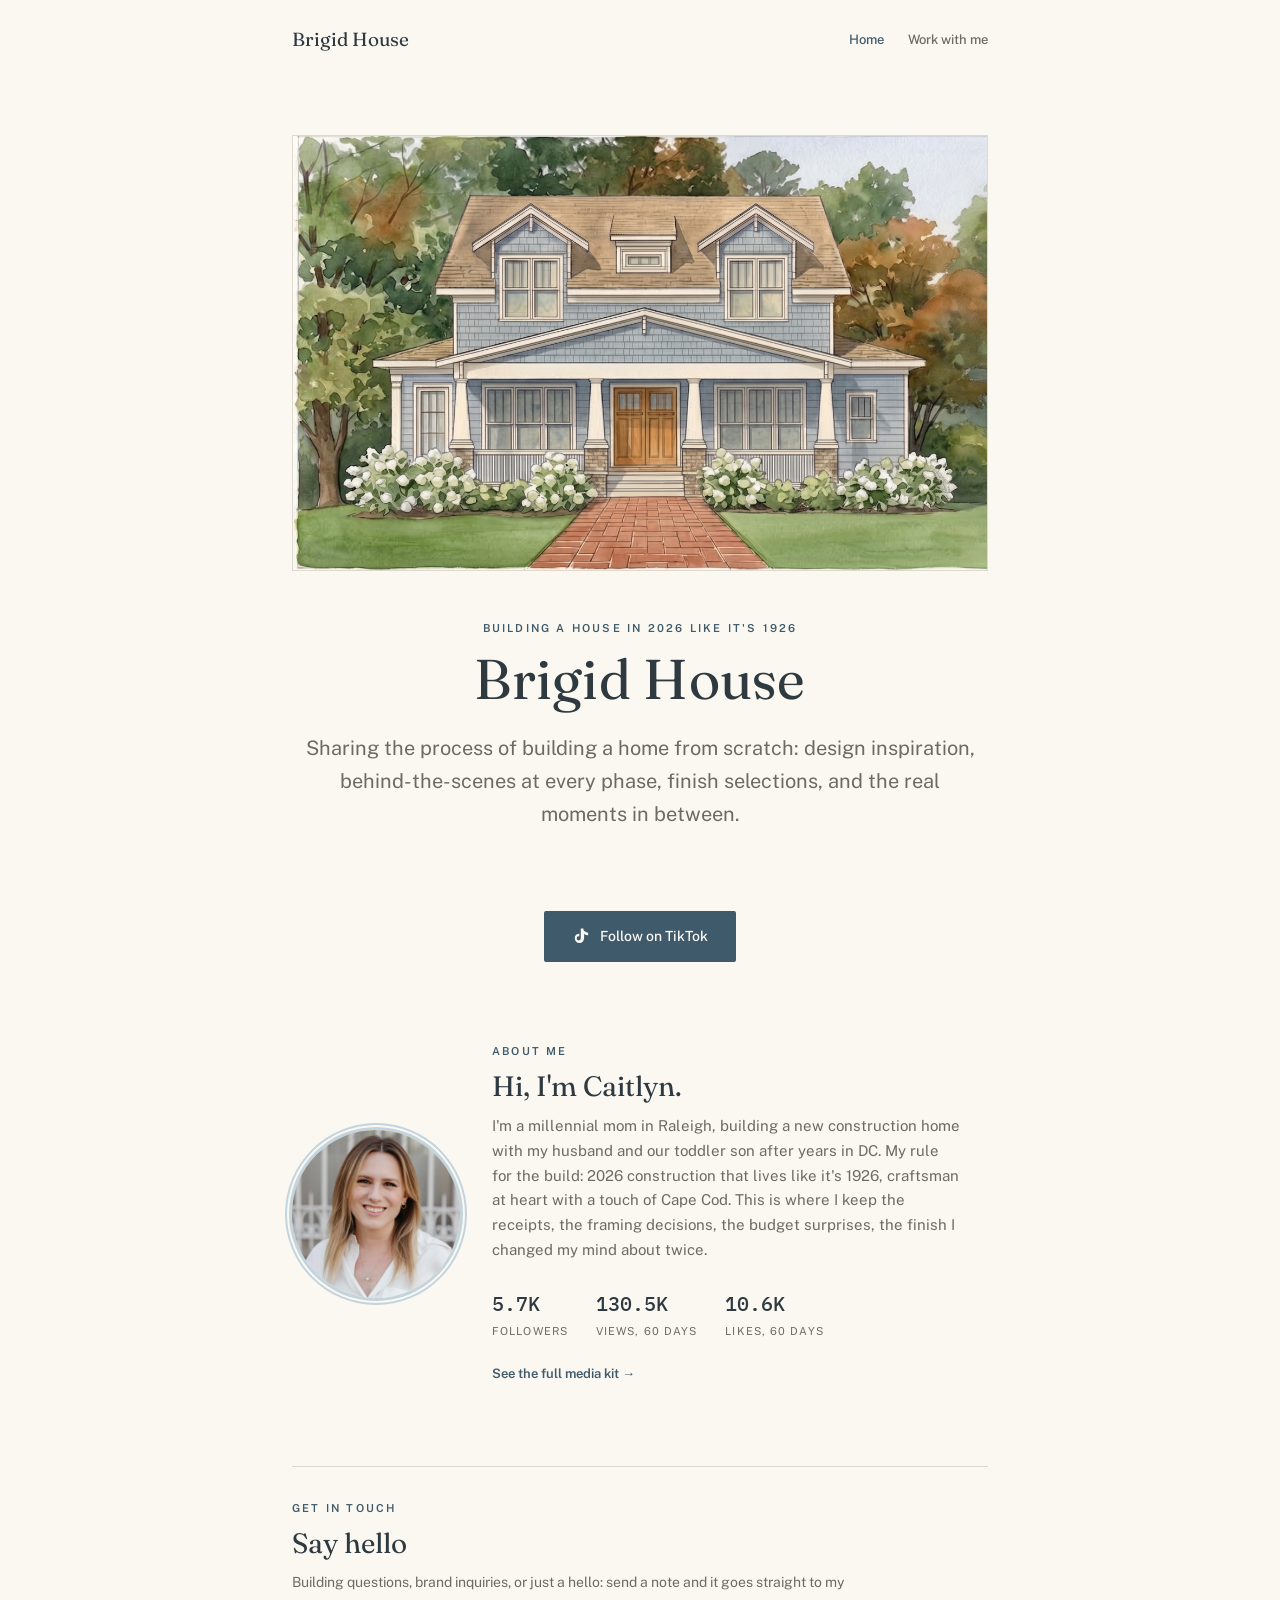
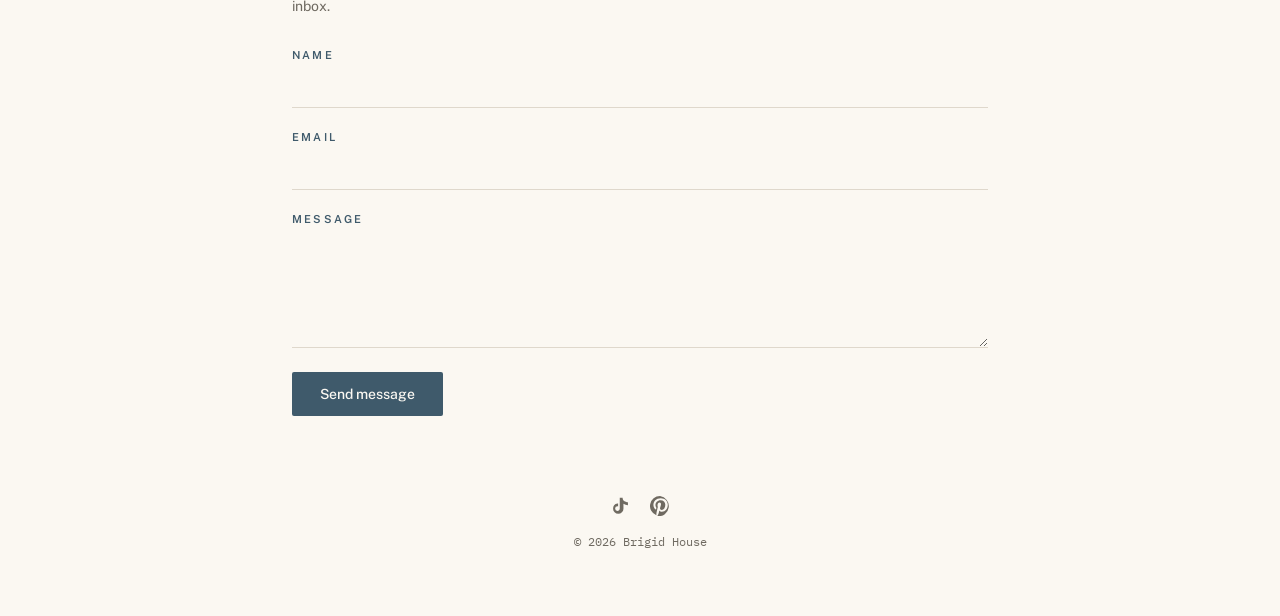
<file: index.html>
﻿<!DOCTYPE html>
<html lang="en">
<head>
<meta charset="UTF-8">
<meta name="viewport" content="width=device-width, initial-scale=1.0">
<title>Brigid House</title>
<meta name="description" content="Building a house in 2026 like it's 1926.">
<link rel="icon" href="/favicon.svg" type="image/svg+xml">
<meta property="og:type" content="website">
<meta property="og:title" content="Brigid House">
<meta property="og:description" content="Building a house in 2026 like it's 1926.">
<meta property="og:url" content="https://brigidhouse.com/">
<meta property="og:image" content="https://brigidhouse.com/images/hero.jpg">
<meta name="twitter:card" content="summary_large_image">
<meta name="twitter:image" content="https://brigidhouse.com/images/hero.jpg">
<link rel="preconnect" href="https://fonts.googleapis.com">
<link rel="preconnect" href="https://fonts.gstatic.com" crossorigin>
<link href="https://fonts.googleapis.com/css2?family=Fraunces:opsz,wght@9..144,400;9..144,500;9..144,600&family=Public+Sans:wght@400;500;600&family=IBM+Plex+Mono:wght@400;500&display=swap" rel="stylesheet">
<link rel="stylesheet" href="/style.css">
</head>
<body>

<nav class="nav">
  <a class="wordmark" href="/">Brigid House</a>
  <div class="nav-links">
    <a href="/" class="active">Home</a>
    <a href="/work-with-me/">Work with me</a>
  </div>
</nav>

<div class="wrap">

  <div class="cover reveal">
    <img class="cover-img" src="/images/hero.jpg" alt="Watercolor image of a blue house built in the craftsman style with shingle siding, a wide front, porch, hydrangeas, and beautiful trees surrounding">
  </div>

  <header class="hero reveal">
    <p class="label">Building a house in 2026 like it's 1926</p>
    <h1>Brigid House</h1>
    <p class="lede">Sharing the process of building a home from scratch: design inspiration, behind-the-scenes at every phase, finish selections, and the real moments in between.</p>
  </header>

  <section class="socials reveal" aria-label="Follow along">
    <a class="btn btn-primary" href="https://www.tiktok.com/@thebrigidhouse" target="_blank" rel="noopener noreferrer">
      <svg class="icon" viewBox="0 0 24 24" aria-hidden="true"><path d="M16.6 5.82c-.9-.87-1.45-2.08-1.45-3.41V2h-3.44v13.13c0 1.53-1.25 2.78-2.78 2.78a2.78 2.78 0 0 1 0-5.56c.28 0 .55.04.8.12V8.98a6.24 6.24 0 0 0-.8-.05A6.22 6.22 0 0 0 3.7 15.15a6.22 6.22 0 0 0 6.22 6.22 6.22 6.22 0 0 0 6.22-6.22V9.4a9.5 9.5 0 0 0 5.4 1.68V7.64c-1.7 0-3.1-.7-4.94-1.82Z"/></svg>
      <span>Follow on TikTok</span>
    </a>
  </section>

  <section class="about reveal" id="about">
    <div class="about-grid">
      <img class="portrait" src="/images/portrait.jpg" alt="Headshot of blonde woman smiling">
      <div>
        <p class="label">About me</p>
        <h2>Hi, I'm Caitlyn.</h2>
        <p class="body-sm">I'm a millennial mom in Raleigh, building a new construction home with my husband and our toddler son after years in DC. My rule for the build: 2026 construction that lives like it's 1926, craftsman at heart with a touch of Cape Cod. This is where I keep the receipts, the framing decisions, the budget surprises, the finish I changed my mind about twice.</p>
        <div class="mini-stats">
          <div>
            <span class="stat-num">5.7K</span>
            <span class="stat-label">Followers</span>
          </div>
          <div>
            <span class="stat-num">130.5K</span>
            <span class="stat-label">Views, 60 days</span>
          </div>
          <div>
            <span class="stat-num">10.6K</span>
            <span class="stat-label">Likes, 60 days</span>
          </div>
        </div>
        <a class="link-arrow" href="/work-with-me/">See the full media kit &rarr;</a>
      </div>
    </div>
  </section>

  <section class="contact reveal" id="contact">
    <p class="label">Get in touch</p>
    <h2>Say hello</h2>
    <p class="body-sm">Building questions, brand inquiries, or just a hello: send a note and it goes straight to my inbox.</p>

    <form action="https://formspree.io/f/xjykbnlo" method="POST" class="contact-form">
      <div class="field">
        <label for="name">Name</label>
        <input type="text" id="name" name="name" required>
      </div>

      <div class="field">
        <label for="email">Email</label>
        <input type="email" id="email" name="email" required>
      </div>

      <div class="field">
        <label for="message">Message</label>
        <textarea id="message" name="message" rows="5" required></textarea>
      </div>

      <button type="submit" class="btn btn-primary">Send message</button>
    </form>
  </section>

  <footer>
    <div class="social-row">
      <a href="https://www.tiktok.com/@thebrigidhouse" target="_blank" rel="noopener noreferrer" aria-label="TikTok">
        <svg viewBox="0 0 24 24" aria-hidden="true"><path d="M16.6 5.82c-.9-.87-1.45-2.08-1.45-3.41V2h-3.44v13.13c0 1.53-1.25 2.78-2.78 2.78a2.78 2.78 0 0 1 0-5.56c.28 0 .55.04.8.12V8.98a6.24 6.24 0 0 0-.8-.05A6.22 6.22 0 0 0 3.7 15.15a6.22 6.22 0 0 0 6.22 6.22 6.22 6.22 0 0 0 6.22-6.22V9.4a9.5 9.5 0 0 0 5.4 1.68V7.64c-1.7 0-3.1-.7-4.94-1.82Z"/></svg>
      </a>
      <a href="https://www.pinterest.com/thebrigidhouse/" target="_blank" rel="noopener noreferrer" aria-label="Pinterest">
        <svg viewBox="0 0 24 24" aria-hidden="true"><path d="M12 0a12 12 0 0 0-4.37 23.18c-.04-.95-.01-2.09.21-3.12.24-1.08 1.59-6.84 1.59-6.84s-.4-.81-.4-2.01c0-1.89 1.09-3.3 2.45-3.3 1.16 0 1.72.87 1.72 1.91 0 1.16-.74 2.91-1.12 4.52-.32 1.35.68 2.46 2.01 2.46 2.42 0 4.27-2.55 4.27-6.22 0-3.25-2.34-5.53-5.67-5.53-3.86 0-6.13 2.9-6.13 5.89 0 1.17.45 2.42 1.01 3.1a.4.4 0 0 1 .09.39c-.1.43-.33 1.35-.38 1.54-.06.25-.2.3-.45.18-1.69-.79-2.74-3.26-2.74-5.24 0-4.27 3.1-8.18 8.93-8.18 4.69 0 8.34 3.34 8.34 7.81 0 4.66-2.94 8.41-7.02 8.41-1.37 0-2.66-.71-3.1-1.55l-.84 3.21c-.31 1.17-1.13 2.64-1.68 3.54A12 12 0 1 0 12 0Z"/></svg>
      </a>
    </div>
    <p class="mono-sm">&copy; <span id="year"></span> Brigid House</p>
  </footer>

</div>

<script src="/script.js"></script>
</body>
</html>
</file>
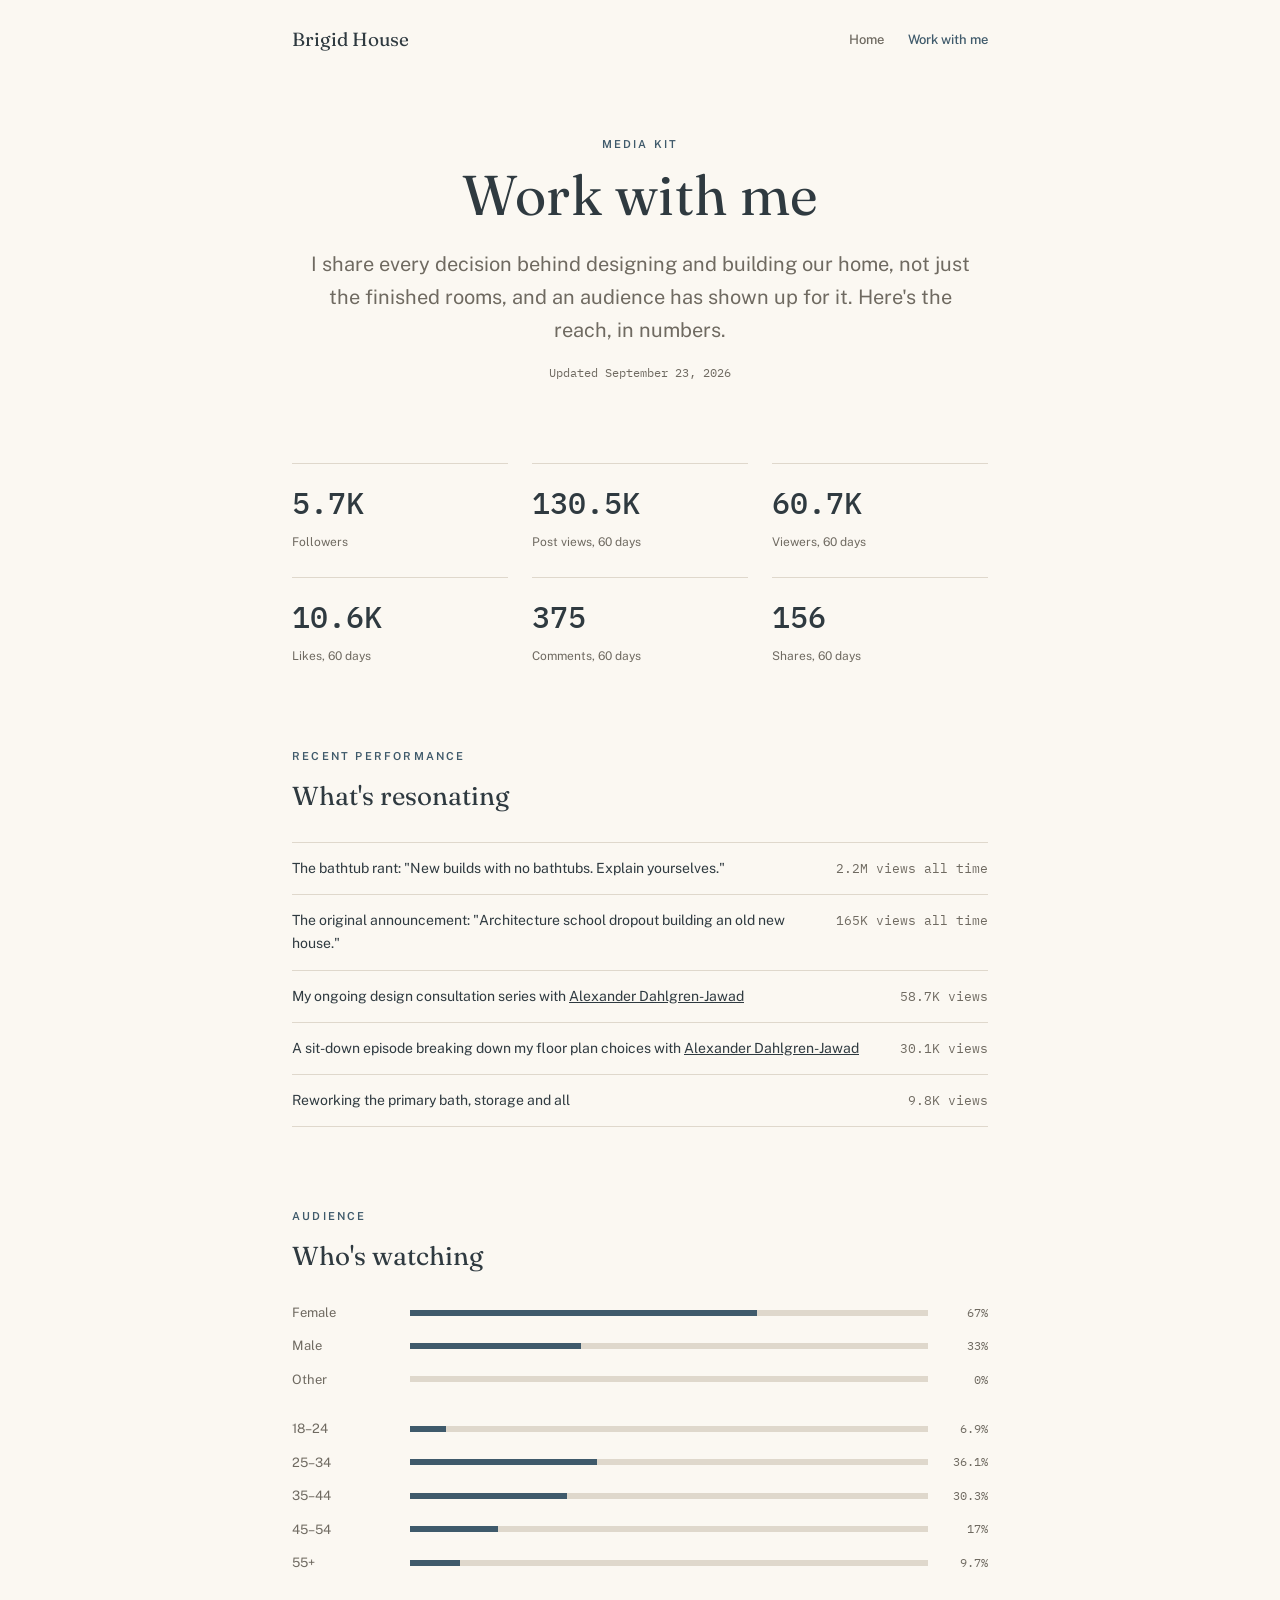
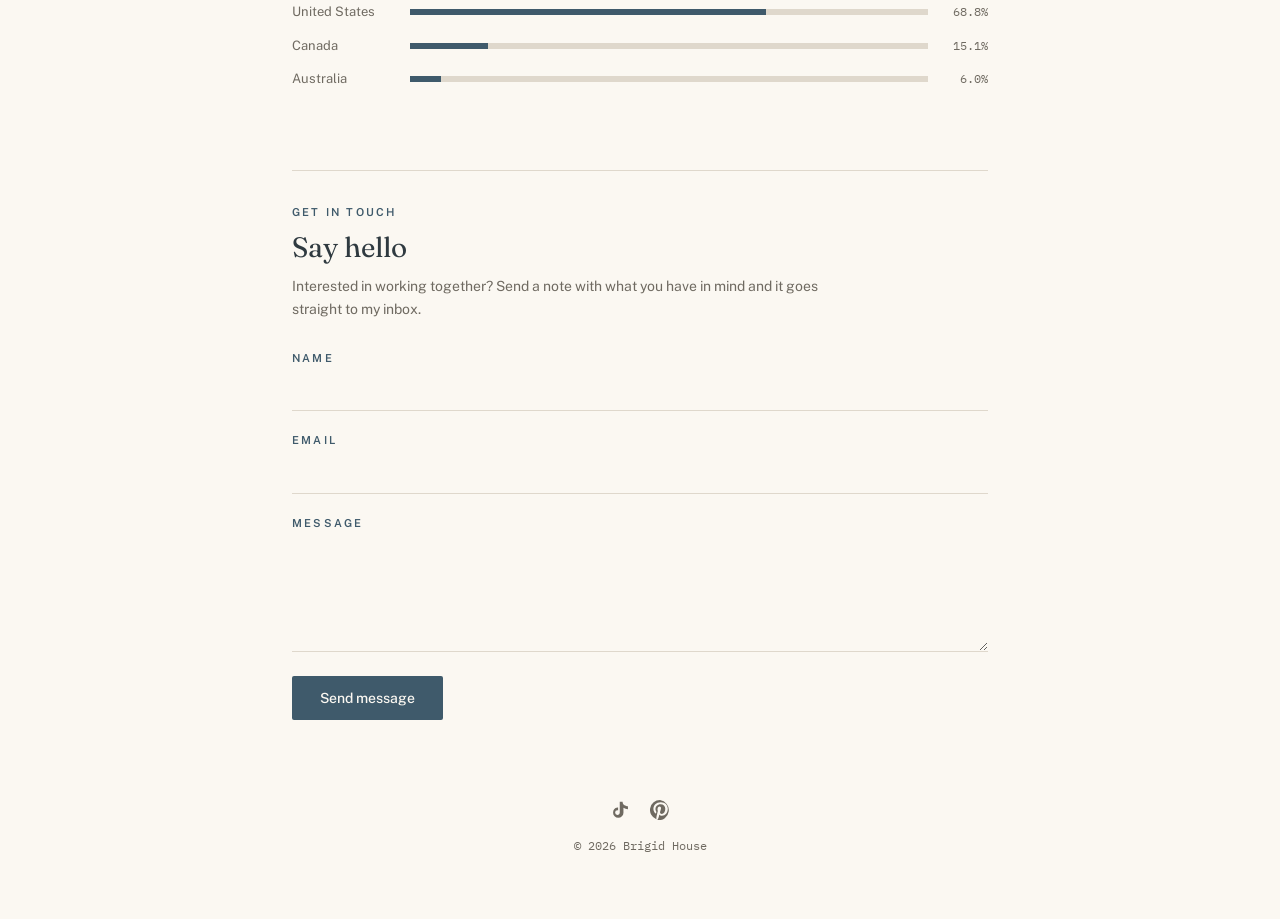
<file: work-with-me/index.html>
﻿<!DOCTYPE html>
<html lang="en">
<head>
<meta charset="UTF-8">
<meta name="viewport" content="width=device-width, initial-scale=1.0">
<title>Brigid House — Work with me</title>
<meta name="description" content="Brigid House media kit: audience, reach and recent performance.">
<link rel="icon" href="/favicon.svg" type="image/svg+xml">
<meta property="og:type" content="website">
<meta property="og:title" content="Brigid House — Work with me">
<meta property="og:description" content="Brigid House media kit: audience, reach and recent performance.">
<meta property="og:url" content="https://brigidhouse.com/work-with-me/">
<meta property="og:image" content="https://brigidhouse.com/images/hero.jpg">
<meta name="twitter:card" content="summary_large_image">
<meta name="twitter:image" content="https://brigidhouse.com/images/hero.jpg">
<link rel="preconnect" href="https://fonts.googleapis.com">
<link rel="preconnect" href="https://fonts.gstatic.com" crossorigin>
<link href="https://fonts.googleapis.com/css2?family=Fraunces:opsz,wght@9..144,400;9..144,500;9..144,600&family=Public+Sans:wght@400;500;600&family=IBM+Plex+Mono:wght@400;500&display=swap" rel="stylesheet">
<link rel="stylesheet" href="/style.css">
</head>
<body>

<nav class="nav">
  <a class="wordmark" href="/">Brigid House</a>
  <div class="nav-links">
    <a href="/">Home</a>
    <a href="/work-with-me/" class="active">Work with me</a>
  </div>
</nav>

<div class="wrap">

  <header class="hero reveal">
    <p class="label">Media kit</p>
    <h1>Work with me</h1>
    <p class="lede">I share every decision behind designing and building our home, not just the finished rooms, and an audience has shown up for it. Here's the reach, in numbers.</p>
    <span class="mono-sm updated">Updated September 23, 2026</span>
  </header>

  <section class="stats-grid reveal" aria-label="Key numbers">
    <div class="stat-tile">
      <span class="stat-num">5.7K</span>
      <span class="stat-label">Followers</span>
    </div>
    <div class="stat-tile">
      <span class="stat-num">130.5K</span>
      <span class="stat-label">Post views, 60 days</span>
    </div>
    <div class="stat-tile">
      <span class="stat-num">60.7K</span>
      <span class="stat-label">Viewers, 60 days</span>
    </div>
    <div class="stat-tile">
      <span class="stat-num">10.6K</span>
      <span class="stat-label">Likes, 60 days</span>
    </div>
    <div class="stat-tile">
      <span class="stat-num">375</span>
      <span class="stat-label">Comments, 60 days</span>
    </div>
    <div class="stat-tile">
      <span class="stat-num">156</span>
      <span class="stat-label">Shares, 60 days</span>
    </div>
  </section>

  <section class="mediakit-section reveal">
    <p class="label">Recent performance</p>
    <h2>What's resonating</h2>

    <ul class="post-list">
      <li>
        <span class="post-title">The bathtub rant: "New builds with no bathtubs. Explain yourselves."</span>
        <span class="post-views">2.2M views all time</span>
      </li>
      <li>
        <span class="post-title">The original announcement: "Architecture school dropout building an old new house."</span>
        <span class="post-views">165K views all time</span>
      </li>
      <li>
        <span class="post-title">My ongoing design consultation series with <a href="https://www.tiktok.com/@alexander_dahlgren_jawad" target="_blank" rel="noopener noreferrer">Alexander Dahlgren-Jawad</a></span>
        <span class="post-views">58.7K views</span>
      </li>
      <li>
        <span class="post-title">A sit-down episode breaking down my floor plan choices with <a href="https://www.tiktok.com/@alexander_dahlgren_jawad" target="_blank" rel="noopener noreferrer">Alexander Dahlgren-Jawad</a></span>
        <span class="post-views">30.1K views</span>
      </li>
      <li>
        <span class="post-title">Reworking the primary bath, storage and all</span>
        <span class="post-views">9.8K views</span>
      </li>
    </ul>
  </section>

  <section class="mediakit-section reveal">
    <p class="label">Audience</p>
    <h2>Who's watching</h2>

    <div class="bars">
      <div class="bar-row">
        <span class="bar-name">Female</span>
        <div class="bar-track"><div class="bar-fill" style="width: 67%"></div></div>
        <span class="bar-value">67%</span>
      </div>
      <div class="bar-row">
        <span class="bar-name">Male</span>
        <div class="bar-track"><div class="bar-fill" style="width: 33%"></div></div>
        <span class="bar-value">33%</span>
      </div>
      <div class="bar-row">
        <span class="bar-name">Other</span>
        <div class="bar-track"><div class="bar-fill" style="width: 0%"></div></div>
        <span class="bar-value">0%</span>
      </div>
    </div>

    <div class="bars">
      <div class="bar-row">
        <span class="bar-name">18–24</span>
        <div class="bar-track"><div class="bar-fill" style="width: 6.9%"></div></div>
        <span class="bar-value">6.9%</span>
      </div>
      <div class="bar-row">
        <span class="bar-name">25–34</span>
        <div class="bar-track"><div class="bar-fill" style="width: 36.1%"></div></div>
        <span class="bar-value">36.1%</span>
      </div>
      <div class="bar-row">
        <span class="bar-name">35–44</span>
        <div class="bar-track"><div class="bar-fill" style="width: 30.3%"></div></div>
        <span class="bar-value">30.3%</span>
      </div>
      <div class="bar-row">
        <span class="bar-name">45–54</span>
        <div class="bar-track"><div class="bar-fill" style="width: 17%"></div></div>
        <span class="bar-value">17%</span>
      </div>
      <div class="bar-row">
        <span class="bar-name">55+</span>
        <div class="bar-track"><div class="bar-fill" style="width: 9.7%"></div></div>
        <span class="bar-value">9.7%</span>
      </div>
    </div>

    <div class="bars">
      <div class="bar-row">
        <span class="bar-name">United States</span>
        <div class="bar-track"><div class="bar-fill" style="width: 68.8%"></div></div>
        <span class="bar-value">68.8%</span>
      </div>
      <div class="bar-row">
        <span class="bar-name">Canada</span>
        <div class="bar-track"><div class="bar-fill" style="width: 15.1%"></div></div>
        <span class="bar-value">15.1%</span>
      </div>
      <div class="bar-row">
        <span class="bar-name">Australia</span>
        <div class="bar-track"><div class="bar-fill" style="width: 6.0%"></div></div>
        <span class="bar-value">6.0%</span>
      </div>
    </div>
  </section>

  <section class="contact reveal" id="contact">
    <p class="label">Get in touch</p>
    <h2>Say hello</h2>
    <p class="body-sm">Interested in working together? Send a note with what you have in mind and it goes straight to my inbox.</p>

    <form action="https://formspree.io/f/xjykbnlo" method="POST" class="contact-form">
      <div class="field">
        <label for="name">Name</label>
        <input type="text" id="name" name="name" required>
      </div>

      <div class="field">
        <label for="email">Email</label>
        <input type="email" id="email" name="email" required>
      </div>

      <div class="field">
        <label for="message">Message</label>
        <textarea id="message" name="message" rows="5" required></textarea>
      </div>

      <button type="submit" class="btn btn-primary">Send message</button>
    </form>
  </section>

  <footer>
    <div class="social-row">
      <a href="https://www.tiktok.com/@thebrigidhouse" target="_blank" rel="noopener noreferrer" aria-label="TikTok">
        <svg viewBox="0 0 24 24" aria-hidden="true"><path d="M16.6 5.82c-.9-.87-1.45-2.08-1.45-3.41V2h-3.44v13.13c0 1.53-1.25 2.78-2.78 2.78a2.78 2.78 0 0 1 0-5.56c.28 0 .55.04.8.12V8.98a6.24 6.24 0 0 0-.8-.05A6.22 6.22 0 0 0 3.7 15.15a6.22 6.22 0 0 0 6.22 6.22 6.22 6.22 0 0 0 6.22-6.22V9.4a9.5 9.5 0 0 0 5.4 1.68V7.64c-1.7 0-3.1-.7-4.94-1.82Z"/></svg>
      </a>
      <a href="https://www.pinterest.com/thebrigidhouse/" target="_blank" rel="noopener noreferrer" aria-label="Pinterest">
        <svg viewBox="0 0 24 24" aria-hidden="true"><path d="M12 0a12 12 0 0 0-4.37 23.18c-.04-.95-.01-2.09.21-3.12.24-1.08 1.59-6.84 1.59-6.84s-.4-.81-.4-2.01c0-1.89 1.09-3.3 2.45-3.3 1.16 0 1.72.87 1.72 1.91 0 1.16-.74 2.91-1.12 4.52-.32 1.35.68 2.46 2.01 2.46 2.42 0 4.27-2.55 4.27-6.22 0-3.25-2.34-5.53-5.67-5.53-3.86 0-6.13 2.9-6.13 5.89 0 1.17.45 2.42 1.01 3.1a.4.4 0 0 1 .09.39c-.1.43-.33 1.35-.38 1.54-.06.25-.2.3-.45.18-1.69-.79-2.74-3.26-2.74-5.24 0-4.27 3.1-8.18 8.93-8.18 4.69 0 8.34 3.34 8.34 7.81 0 4.66-2.94 8.41-7.02 8.41-1.37 0-2.66-.71-3.1-1.55l-.84 3.21c-.31 1.17-1.13 2.64-1.68 3.54A12 12 0 1 0 12 0Z"/></svg>
      </a>
    </div>
    <p class="mono-sm">&copy; <span id="year"></span> Brigid House</p>
  </footer>

</div>

<script src="/script.js"></script>
</body>
</html>
</file>
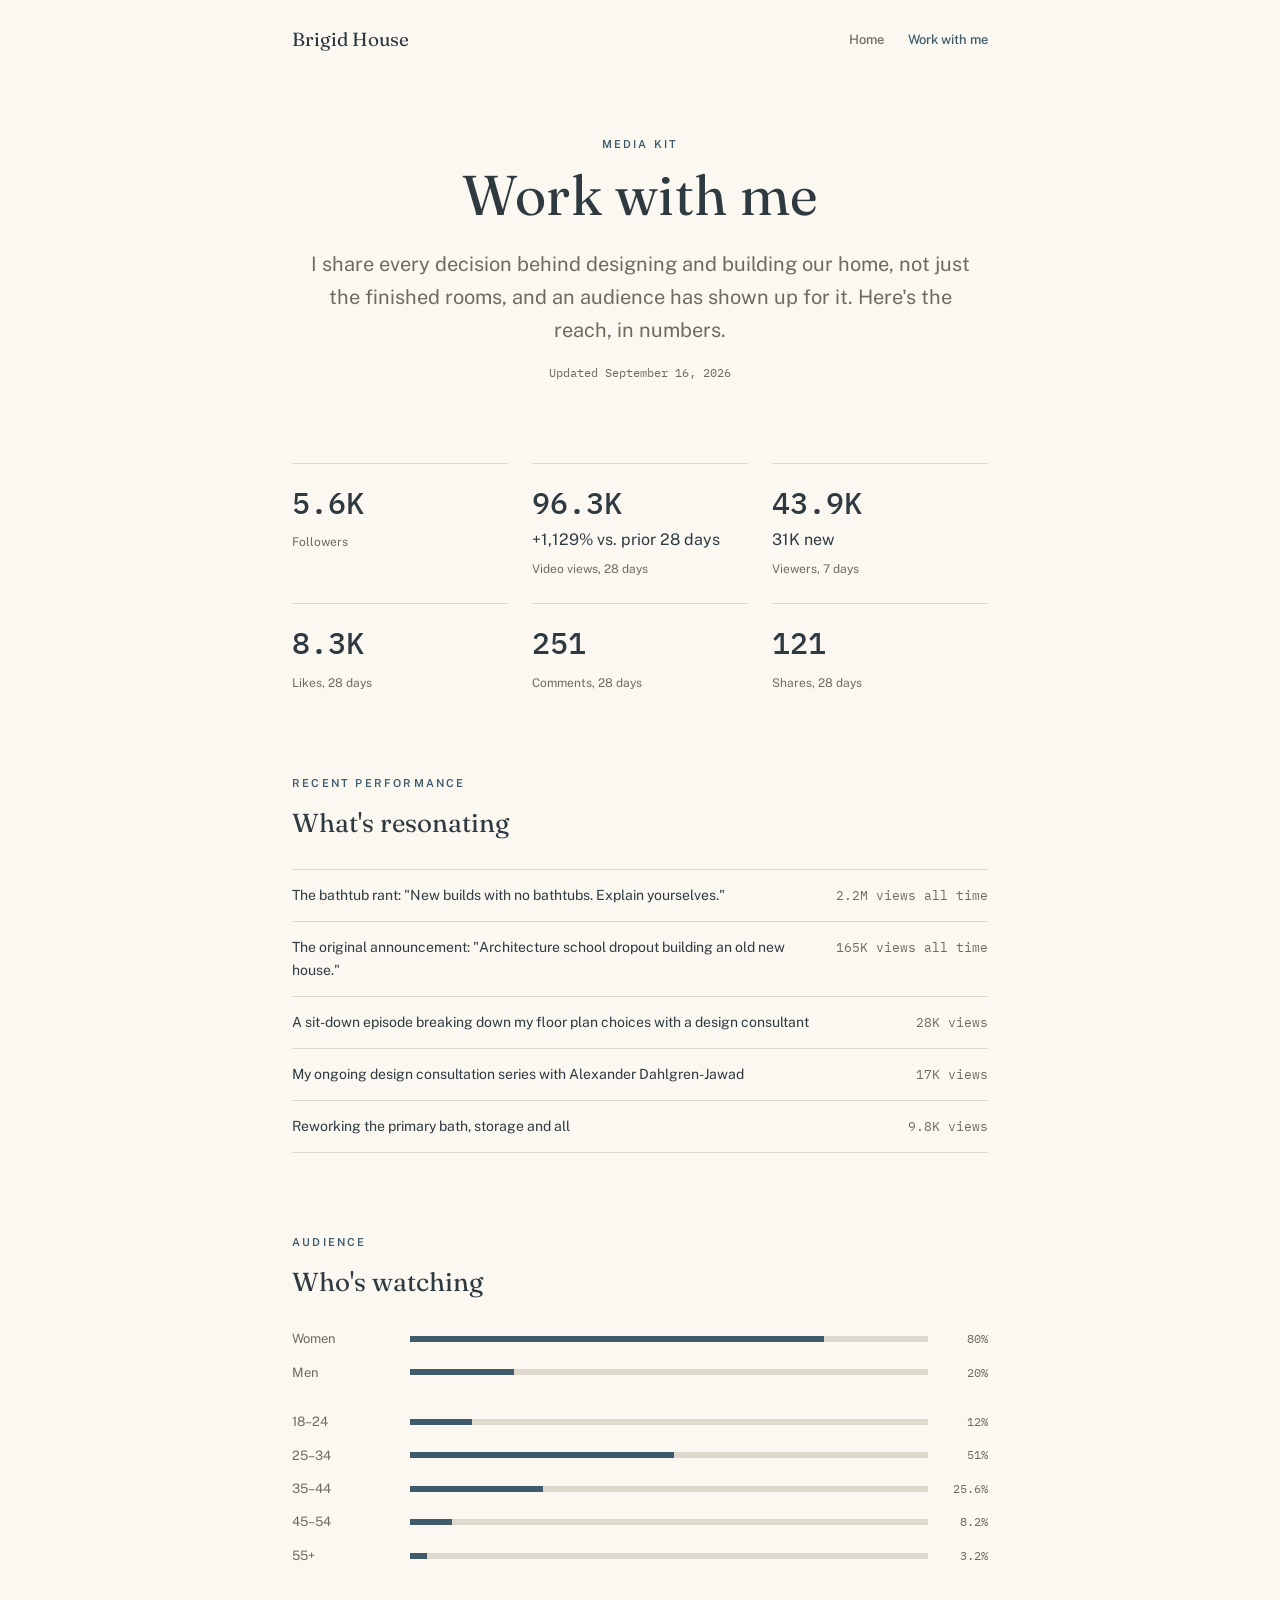
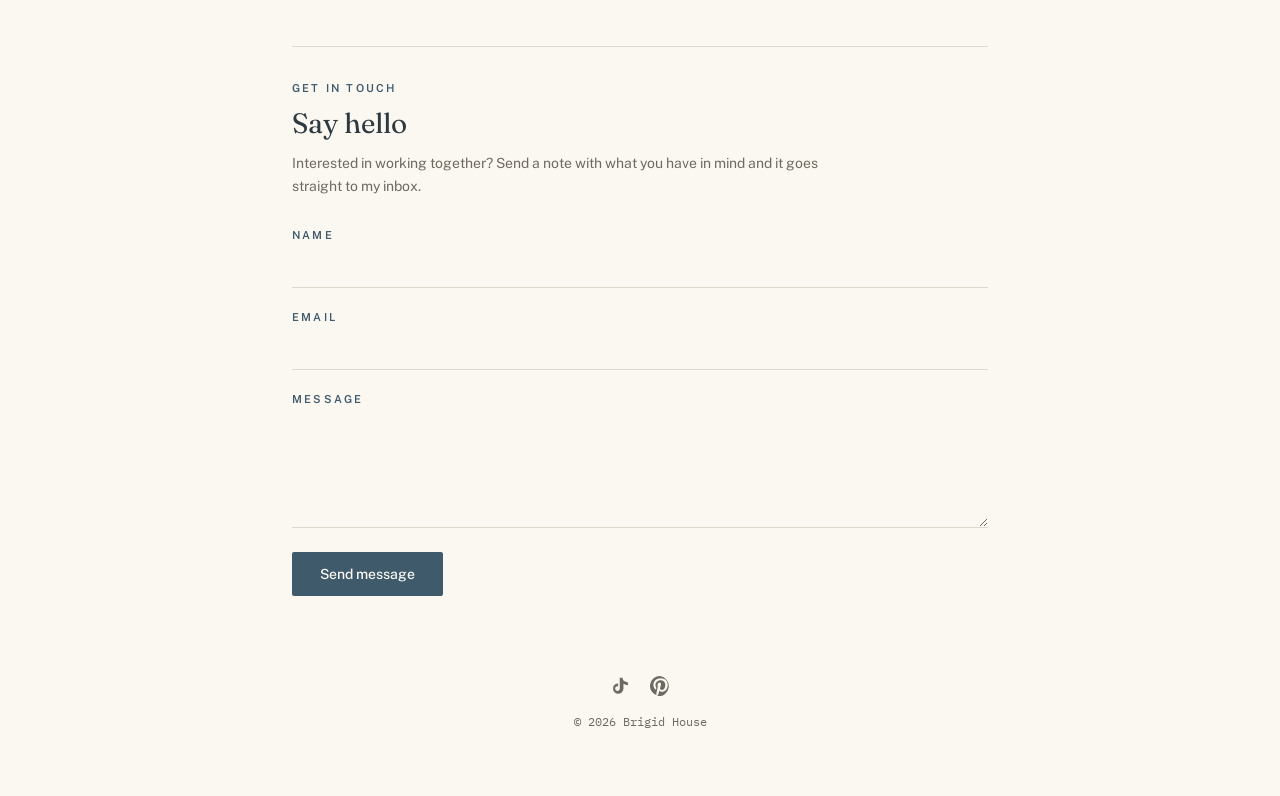
<file: work-with-me.html>
<!DOCTYPE html>
<html lang="en">
<head>
<meta charset="UTF-8">
<meta name="viewport" content="width=device-width, initial-scale=1.0">
<title>Brigid House — Work with me</title>
<meta name="description" content="Brigid House media kit: audience, reach and recent performance.">
<link rel="preconnect" href="https://fonts.googleapis.com">
<link rel="preconnect" href="https://fonts.gstatic.com" crossorigin>
<link href="https://fonts.googleapis.com/css2?family=Fraunces:opsz,wght@9..144,400;9..144,500;9..144,600&family=Public+Sans:wght@400;500;600&family=IBM+Plex+Mono:wght@400;500&display=swap" rel="stylesheet">
<link rel="stylesheet" href="style.css">
</head>
<body>

<nav class="nav nav-wide">
  <a class="wordmark" href="index.html">Brigid House</a>
  <div class="nav-links">
    <a href="index.html">Home</a>
    <a href="work-with-me.html" class="active">Work with me</a>
  </div>
</nav>

<div class="wrap wrap-wide">

  <header class="hero">
    <p class="label">Media kit</p>
    <h1>Work with me</h1>
    <p class="lede">I share every decision behind designing and building our home, not just the finished rooms, and an audience has shown up for it. Here's the reach, in numbers.</p>
    <span class="mono-sm updated">Updated September 16, 2026</span>
  </header>

  <section class="stats-grid" aria-label="Key numbers">
    <div class="stat-tile">
      <span class="stat-num">5.6K</span>
      <span class="stat-label">Followers</span>
    </div>
    <div class="stat-tile">
      <span class="stat-num">96.3K</span>
      <span class="stat-delta">+1,129% vs. prior 28 days</span>
      <span class="stat-label">Video views, 28 days</span>
    </div>
    <div class="stat-tile">
      <span class="stat-num">43.9K</span>
      <span class="stat-delta">31K new</span>
      <span class="stat-label">Viewers, 7 days</span>
    </div>
    <div class="stat-tile">
      <span class="stat-num">8.3K</span>
      <span class="stat-label">Likes, 28 days</span>
    </div>
    <div class="stat-tile">
      <span class="stat-num">251</span>
      <span class="stat-label">Comments, 28 days</span>
    </div>
    <div class="stat-tile">
      <span class="stat-num">121</span>
      <span class="stat-label">Shares, 28 days</span>
    </div>
  </section>

  <section class="mediakit-section">
    <p class="label">Recent performance</p>
    <h2>What's resonating</h2>

    <ul class="post-list">
      <li>
        <span class="post-title">The bathtub rant: "New builds with no bathtubs. Explain yourselves."</span>
        <span class="post-views">2.2M views all time</span>
      </li>
      <li>
        <span class="post-title">The original announcement: "Architecture school dropout building an old new house."</span>
        <span class="post-views">165K views all time</span>
      </li>
      <li>
        <span class="post-title">A sit-down episode breaking down my floor plan choices with a design consultant</span>
        <span class="post-views">28K views</span>
      </li>
      <li>
        <span class="post-title">My ongoing design consultation series with Alexander Dahlgren-Jawad</span>
        <span class="post-views">17K views</span>
      </li>
      <li>
        <span class="post-title">Reworking the primary bath, storage and all</span>
        <span class="post-views">9.8K views</span>
      </li>
    </ul>
  </section>

  <section class="mediakit-section">
    <p class="label">Audience</p>
    <h2>Who's watching</h2>

    <div class="bars">
      <div class="bar-row">
        <span class="bar-name">Women</span>
        <div class="bar-track"><div class="bar-fill" style="width: 80%"></div></div>
        <span class="bar-value">80%</span>
      </div>
      <div class="bar-row">
        <span class="bar-name">Men</span>
        <div class="bar-track"><div class="bar-fill" style="width: 20%"></div></div>
        <span class="bar-value">20%</span>
      </div>
    </div>

    <div class="bars">
      <div class="bar-row">
        <span class="bar-name">18–24</span>
        <div class="bar-track"><div class="bar-fill" style="width: 12%"></div></div>
        <span class="bar-value">12%</span>
      </div>
      <div class="bar-row">
        <span class="bar-name">25–34</span>
        <div class="bar-track"><div class="bar-fill" style="width: 51%"></div></div>
        <span class="bar-value">51%</span>
      </div>
      <div class="bar-row">
        <span class="bar-name">35–44</span>
        <div class="bar-track"><div class="bar-fill" style="width: 25.6%"></div></div>
        <span class="bar-value">25.6%</span>
      </div>
      <div class="bar-row">
        <span class="bar-name">45–54</span>
        <div class="bar-track"><div class="bar-fill" style="width: 8.2%"></div></div>
        <span class="bar-value">8.2%</span>
      </div>
      <div class="bar-row">
        <span class="bar-name">55+</span>
        <div class="bar-track"><div class="bar-fill" style="width: 3.2%"></div></div>
        <span class="bar-value">3.2%</span>
      </div>
    </div>
  </section>

  <section class="contact" id="contact">
    <p class="label">Get in touch</p>
    <h2>Say hello</h2>
    <p class="body-sm">Interested in working together? Send a note with what you have in mind and it goes straight to my inbox.</p>

    <form action="https://formspree.io/f/xjykbnlo" method="POST" class="contact-form">
      <div class="field">
        <label for="name">Name</label>
        <input type="text" id="name" name="name" required>
      </div>

      <div class="field">
        <label for="email">Email</label>
        <input type="email" id="email" name="email" required>
      </div>

      <div class="field">
        <label for="message">Message</label>
        <textarea id="message" name="message" rows="5" required></textarea>
      </div>

      <button type="submit" class="btn btn-primary">Send message</button>
    </form>
  </section>

  <footer>
    <div class="social-row">
      <a href="https://www.tiktok.com/@mydoughhouse" target="_blank" rel="noopener noreferrer" aria-label="TikTok">
        <svg viewBox="0 0 24 24" aria-hidden="true"><path d="M16.6 5.82c-.9-.87-1.45-2.08-1.45-3.41V2h-3.44v13.13c0 1.53-1.25 2.78-2.78 2.78a2.78 2.78 0 0 1 0-5.56c.28 0 .55.04.8.12V8.98a6.24 6.24 0 0 0-.8-.05A6.22 6.22 0 0 0 3.7 15.15a6.22 6.22 0 0 0 6.22 6.22 6.22 6.22 0 0 0 6.22-6.22V9.4a9.5 9.5 0 0 0 5.4 1.68V7.64c-1.7 0-3.1-.7-4.94-1.82Z"/></svg>
      </a>
      <a href="https://www.pinterest.com/mydoughhouse/" target="_blank" rel="noopener noreferrer" aria-label="Pinterest">
        <svg viewBox="0 0 24 24" aria-hidden="true"><path d="M12 0a12 12 0 0 0-4.37 23.18c-.04-.95-.01-2.09.21-3.12.24-1.08 1.59-6.84 1.59-6.84s-.4-.81-.4-2.01c0-1.89 1.09-3.3 2.45-3.3 1.16 0 1.72.87 1.72 1.91 0 1.16-.74 2.91-1.12 4.52-.32 1.35.68 2.46 2.01 2.46 2.42 0 4.27-2.55 4.27-6.22 0-3.25-2.34-5.53-5.67-5.53-3.86 0-6.13 2.9-6.13 5.89 0 1.17.45 2.42 1.01 3.1a.4.4 0 0 1 .09.39c-.1.43-.33 1.35-.38 1.54-.06.25-.2.3-.45.18-1.69-.79-2.74-3.26-2.74-5.24 0-4.27 3.1-8.18 8.93-8.18 4.69 0 8.34 3.34 8.34 7.81 0 4.66-2.94 8.41-7.02 8.41-1.37 0-2.66-.71-3.1-1.55l-.84 3.21c-.31 1.17-1.13 2.64-1.68 3.54A12 12 0 1 0 12 0Z"/></svg>
      </a>
    </div>
    <p class="mono-sm">&copy; <span id="year"></span> Brigid House</p>
  </footer>

</div>

<script src="script.js"></script>
</body>
</html>
</file>
<file: style.css>
﻿:root {
  --ground: #FBF8F2;
  --surface: #F1EBE1;
  --text: #2F3A40;
  --text-muted: #6F6A61;
  --border: #DFD8CC;
  --hairline: rgba(47, 58, 64, 0.16);
  --accent: #3F5A6B;
  --on-accent: #FBF8F2;
  --eyebrow: #3F5A6B;
  --off-white: #FBF8F2;
  --ring: #C3D4DD;
}

@media (prefers-color-scheme: dark) {
  :root {
    --ground: #2F3A40;
    --surface: #3A464D;
    --text: #FBF8F2;
    --text-muted: rgba(251, 248, 242, 0.72);
    --border: #4E5A61;
    --hairline: rgba(251, 248, 242, 0.18);
    --accent: #C3D4DD;
    --on-accent: #2F3A40;
    --eyebrow: #C3D4DD;
  }
}

* { box-sizing: border-box; }

body {
  margin: 0;
  background: var(--ground);
  color: var(--text);
  font-family: 'Public Sans', -apple-system, BlinkMacSystemFont, 'Segoe UI', Helvetica, sans-serif;
  font-size: 16px;
  line-height: 1.65;
}

img { max-width: 100%; }

/* ---- Nav ---- */

.nav {
  display: flex;
  flex-wrap: wrap;
  gap: 12px 24px;
  justify-content: space-between;
  align-items: center;
  max-width: 46rem;
  margin: 0 auto;
  padding: 24px 20px;
}

.nav .wordmark {
  font-family: 'Fraunces', 'Hoefler Text', Georgia, serif;
  font-size: 19px;
  color: var(--text);
  text-decoration: none;
}

.nav-links {
  display: flex;
  gap: 24px;
}

.nav-links a {
  font-size: 13px;
  font-weight: 500;
  color: var(--text-muted);
  text-decoration: none;
}

.nav-links a:hover {
  color: var(--accent);
}

.nav-links a.active {
  color: var(--accent);
}

/* ---- Cover image ---- */

.cover {
  line-height: 0;
  border: 1px solid var(--border);
  margin-bottom: 48px;
}

.cover-img {
  width: 100%;
  display: block;
  aspect-ratio: 16 / 10;
  object-fit: cover;
}

/* ---- Shared layout ---- */

.wrap {
  max-width: 46rem;
  margin: 0 auto;
  padding: 56px 20px 52px;
}

.hero {
  text-align: center;
  margin-bottom: 80px;
}

.label {
  text-transform: uppercase;
  letter-spacing: 0.2em;
  font-size: 11px;
  font-weight: 600;
  color: var(--eyebrow);
  margin: 0 0 10px;
}

h1 {
  font-family: 'Fraunces', 'Hoefler Text', Georgia, serif;
  font-weight: 400;
  font-size: 56px;
  line-height: 1.15;
  letter-spacing: 0.005em;
  text-wrap: balance;
  margin: 0 0 20px;
  color: var(--text);
}

.lede {
  font-size: 20px;
  line-height: 1.65;
  color: var(--text-muted);
  max-width: 56ch;
  margin: 0 auto;
}

.updated {
  display: block;
  margin-top: 16px;
}

.socials {
  display: flex;
  justify-content: center;
  margin-bottom: 80px;
}

.btn {
  display: inline-flex;
  align-items: center;
  gap: 10px;
  text-decoration: none;
  border: none;
  border-radius: 2px;
  padding: 14px 28px;
  font-family: 'Public Sans', sans-serif;
  font-size: 14px;
  font-weight: 500;
  cursor: pointer;
  transition: opacity 0.15s ease;
}

.btn:hover {
  opacity: 0.85;
}

.btn:focus-visible {
  outline: 2px solid var(--accent);
  outline-offset: 2px;
}

.btn-primary {
  background: var(--accent);
  color: var(--on-accent);
}

.btn .icon {
  width: 18px;
  height: 18px;
  fill: currentColor;
}

/* ---- About ---- */

.about {
  margin-bottom: 80px;
}

.about-grid {
  display: grid;
  grid-template-columns: 168px 1fr;
  gap: 32px;
  align-items: center;
}

.portrait {
  width: 100%;
  aspect-ratio: 1 / 1;
  object-fit: cover;
  border-radius: 50%;
  display: block;
  box-shadow: 0 0 0 3px var(--ring), 0 0 0 5px var(--ground), 0 0 0 7px var(--ring);
}

.about h2 {
  font-family: 'Fraunces', 'Hoefler Text', Georgia, serif;
  font-weight: 400;
  font-size: 28px;
  line-height: 1.15;
  margin: 0 0 12px;
  color: var(--text);
}

.about .body-sm {
  font-size: 15px;
  color: var(--text-muted);
  max-width: 52ch;
  margin: 0 0 24px;
}

.mini-stats {
  display: flex;
  gap: 28px;
  margin-bottom: 20px;
  flex-wrap: wrap;
}

.mini-stats .stat-num {
  display: block;
  font-family: 'IBM Plex Mono', ui-monospace, monospace;
  font-variant-numeric: tabular-nums;
  font-size: 20px;
  font-weight: 500;
  color: var(--text);
}

.mini-stats .stat-label {
  display: block;
  font-size: 11px;
  text-transform: uppercase;
  letter-spacing: 0.1em;
  color: var(--text-muted);
  margin-top: 2px;
}

.link-arrow {
  display: inline-block;
  font-size: 13px;
  font-weight: 600;
  color: var(--accent);
  text-decoration: none;
}

.link-arrow:hover {
  text-decoration: underline;
}

/* ---- Media kit stat grid ---- */

.stats-grid {
  display: grid;
  grid-template-columns: repeat(3, 1fr);
  gap: 24px;
  margin-bottom: 80px;
}

.stat-tile {
  border-top: 1px solid var(--border);
  padding-top: 14px;
}

.stat-tile .stat-num {
  display: block;
  font-family: 'IBM Plex Mono', ui-monospace, monospace;
  font-variant-numeric: tabular-nums;
  font-size: 30px;
  font-weight: 500;
  color: var(--text);
}

.stat-tile .stat-label {
  display: block;
  font-size: 12px;
  color: var(--text-muted);
  margin-top: 6px;
}

/* ---- Media kit sections ---- */

.mediakit-section {
  margin-bottom: 80px;
}

.mediakit-section h2 {
  font-family: 'Fraunces', 'Hoefler Text', Georgia, serif;
  font-weight: 400;
  font-size: 26px;
  margin: 0 0 24px;
  color: var(--text);
}

.bars {
  margin-bottom: 28px;
}

.bars:last-child { margin-bottom: 0; }

.bar-row {
  display: flex;
  align-items: center;
  gap: 14px;
  margin-bottom: 12px;
}

.bar-row:last-child { margin-bottom: 0; }

.bar-name {
  width: 104px;
  flex-shrink: 0;
  font-size: 13px;
  color: var(--text-muted);
}

.bar-track {
  flex: 1;
  height: 6px;
  background: var(--border);
}

.bar-fill {
  height: 100%;
  background: var(--accent);
}

.bar-value {
  width: 46px;
  flex-shrink: 0;
  text-align: right;
  font-family: 'IBM Plex Mono', ui-monospace, monospace;
  font-variant-numeric: tabular-nums;
  font-size: 12px;
  color: var(--text-muted);
}

.post-list {
  list-style: none;
  margin: 0;
  padding: 0;
  border-bottom: 1px solid var(--border);
}

.post-list li {
  display: flex;
  justify-content: space-between;
  align-items: baseline;
  gap: 20px;
  padding: 14px 0;
  border-top: 1px solid var(--border);
}

.post-title {
  font-size: 14px;
  color: var(--text);
}

.post-title a {
  color: inherit;
  text-decoration: underline;
}

.post-title a:hover {
  opacity: 0.7;
}

.post-views {
  flex-shrink: 0;
  font-family: 'IBM Plex Mono', ui-monospace, monospace;
  font-variant-numeric: tabular-nums;
  font-size: 13px;
  color: var(--text-muted);
  white-space: nowrap;
}

/* ---- Contact ---- */

.contact {
  border-top: 1px solid var(--border);
  padding-top: 32px;
}

.contact h2 {
  font-family: 'Fraunces', 'Hoefler Text', Georgia, serif;
  font-weight: 400;
  font-size: 28px;
  line-height: 1.15;
  margin: 0 0 12px;
  color: var(--text);
}

.contact .body-sm {
  font-size: 14px;
  color: var(--text-muted);
  margin: 0 0 28px;
  max-width: 62ch;
}

.contact-form {
  display: flex;
  flex-direction: column;
  gap: 20px;
}

.field {
  display: flex;
  flex-direction: column;
  gap: 8px;
}

.field label {
  text-transform: uppercase;
  letter-spacing: 0.2em;
  font-size: 11px;
  font-weight: 600;
  color: var(--eyebrow);
}

.field input,
.field textarea {
  font-family: 'Public Sans', sans-serif;
  font-size: 16px;
  padding: 8px 2px;
  border: none;
  border-bottom: 1px solid var(--border);
  border-radius: 0;
  background: transparent;
  color: var(--text);
  resize: vertical;
}

.field input:focus-visible,
.field textarea:focus-visible {
  outline: 2px solid var(--accent);
  outline-offset: 2px;
}

.contact-form .btn {
  align-self: flex-start;
  margin-top: 4px;
}

footer {
  text-align: center;
  margin-top: 80px;
}

.social-row {
  display: flex;
  justify-content: center;
  gap: 20px;
  margin-bottom: 16px;
}

.social-row a {
  display: inline-flex;
  color: var(--text-muted);
}

.social-row a:hover {
  color: var(--accent);
}

.social-row svg {
  width: 20px;
  height: 20px;
  fill: currentColor;
}

.mono-sm {
  font-family: 'IBM Plex Mono', ui-monospace, 'SF Mono', Menlo, Consolas, monospace;
  font-variant-numeric: tabular-nums;
  font-size: 12px;
  color: var(--text-muted);
}

/* ---- Fade-in on load / scroll ---- */

.reveal {
  opacity: 0;
  transform: translateY(14px);
  transition: opacity 0.6s ease, transform 0.6s ease;
}

.reveal.is-visible {
  opacity: 1;
  transform: none;
}

@media (prefers-reduced-motion: reduce) {
  .reveal {
    opacity: 1;
    transform: none;
    transition: none;
  }
}

@media (max-width: 480px) {
  .wrap { padding: 40px 20px 40px; }
  .nav { padding: 20px 20px; }
  .hero { margin-bottom: 52px; }
  .socials { margin-bottom: 52px; }
  .about { margin-bottom: 52px; }
  .stats-grid { margin-bottom: 52px; gap: 16px; }
  .stat-tile .stat-num { font-size: 22px; }
  .mediakit-section { margin-bottom: 52px; }
  h1 { font-size: 40px; }
  .about-grid { grid-template-columns: 96px 1fr; gap: 20px; }
  .about h2 { font-size: 24px; }
  .bar-name { width: 88px; font-size: 12px; }
  .post-list li { flex-direction: column; gap: 4px; }
}
</file>
